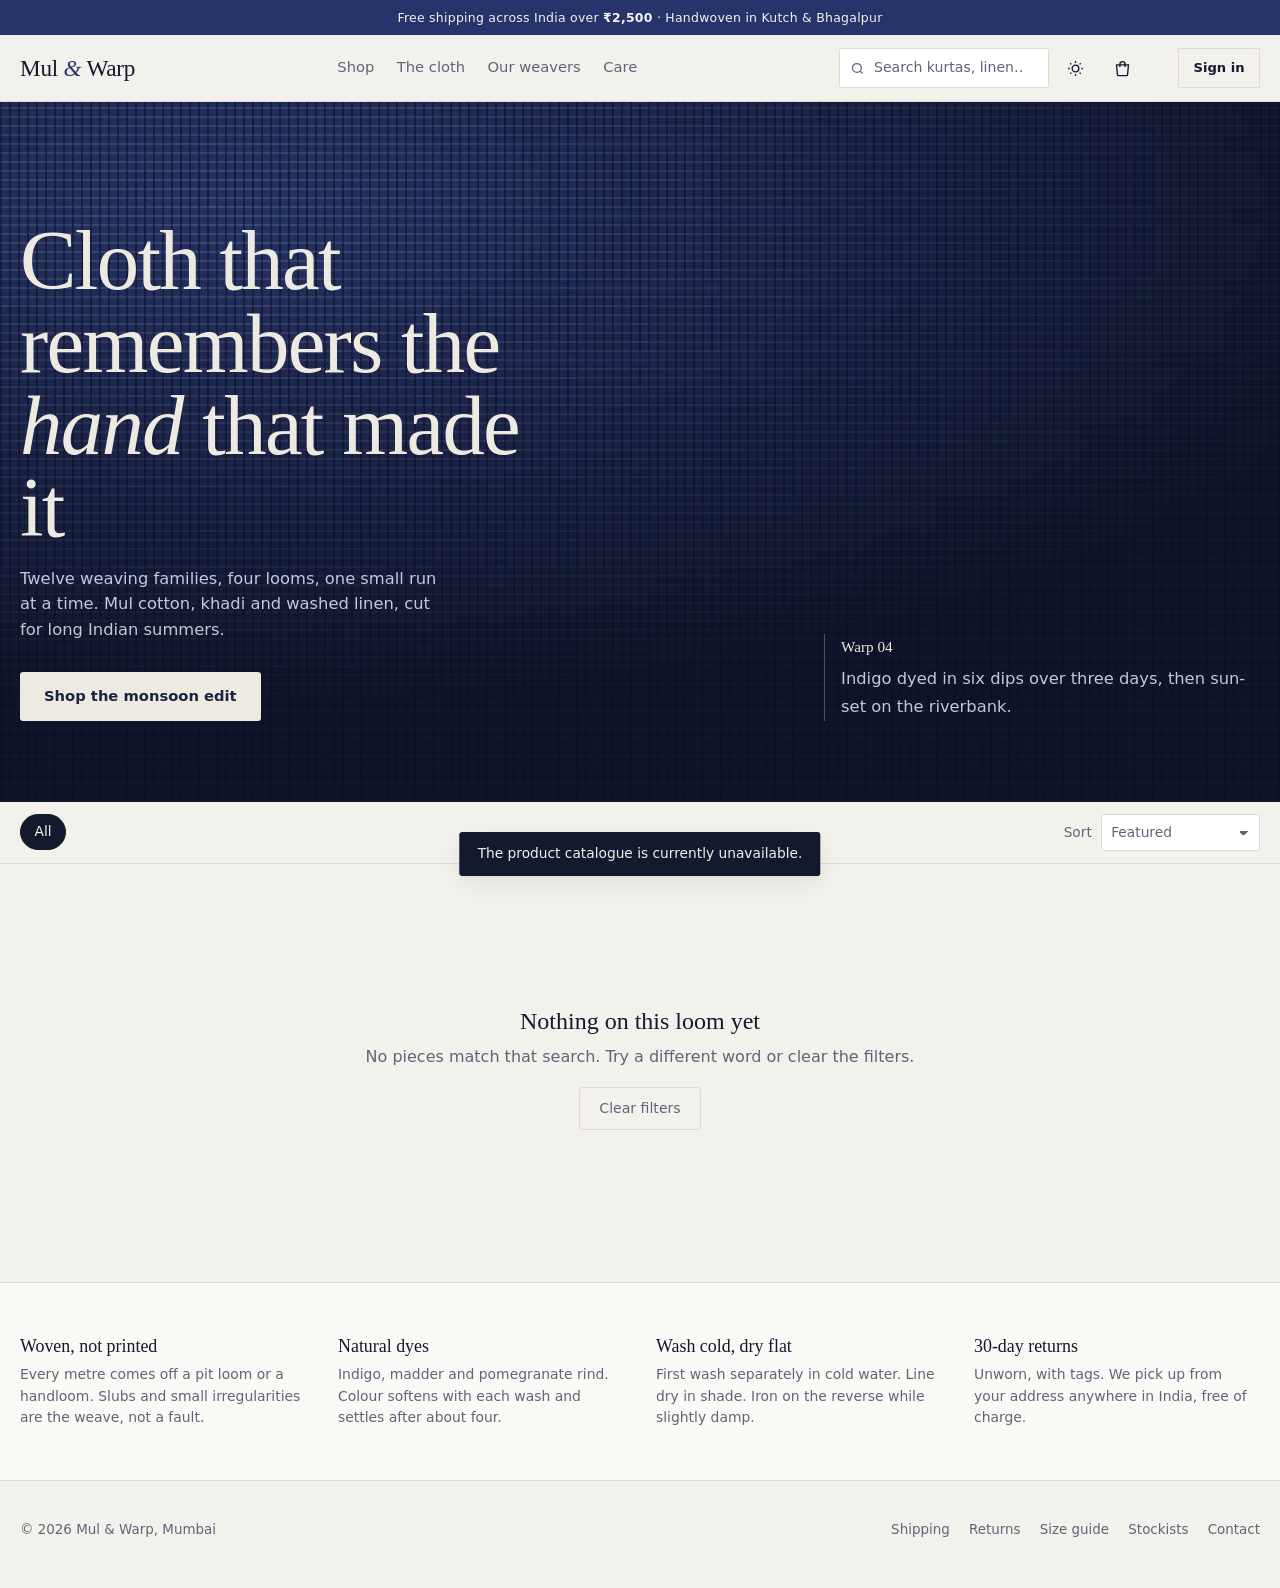
<file: ecommerce-frontend/index.html>
<!DOCTYPE html>
<html lang="en">
<head>
<meta charset="utf-8">
<meta name="viewport" content="width=device-width, initial-scale=1, viewport-fit=cover">
<title>Mul &amp; Warp — handloom clothing</title>
<meta name="description" content="Handwoven cotton, khadi and linen clothing. Cut small, dyed slow.">
<meta http-equiv="Content-Security-Policy" content="default-src 'self'; script-src 'self'; style-src 'self' 'unsafe-inline' https://fonts.googleapis.com; font-src 'self' https://fonts.gstatic.com; img-src 'self' data: https: http://localhost:8080; connect-src 'self' http://localhost:8080; object-src 'none'; base-uri 'self'; form-action 'self'">
<meta name="referrer" content="no-referrer">
<link rel="preconnect" href="https://fonts.googleapis.com">
<link rel="preconnect" href="https://fonts.gstatic.com" crossorigin>
<link rel="stylesheet" href="https://fonts.googleapis.com/css2?family=Karla:wght@400;500;600&family=Newsreader:opsz,wght@6..72,300;6..72,400;6..72,500&display=swap">
<link rel="stylesheet" href="styles.css">
</head>
<body>
<a class="skip" href="#shop">Skip to products</a>

<div class="ticker">Free shipping across India over <b>₹2,500</b> · Handwoven in Kutch &amp; Bhagalpur</div>

<header class="head">
  <div class="wrap head-in">
    <a href="#" class="mark">Mul <span>&amp;</span> Warp</a>
    <nav class="nav" aria-label="Primary">
      <a href="#shop">Shop</a><a href="#cloth">The cloth</a><a href="#cloth">Our weavers</a><a href="#cloth">Care</a>
    </nav>
    <div class="tools">
      <div class="search">
        <svg viewBox="0 0 24 24" fill="none" stroke="currentColor" stroke-width="2"><circle cx="11" cy="11" r="7"/><path d="m20 20-3.5-3.5"/></svg>
        <input id="q" type="search" placeholder="Search kurtas, linen…" aria-label="Search products" autocomplete="off">
      </div>
      <button class="icon-btn" id="themeBtn" aria-label="Switch colour theme">
        <svg viewBox="0 0 24 24" fill="none" stroke="currentColor" stroke-width="1.7"><circle cx="12" cy="12" r="4.2"/><path d="M12 2.6v2M12 19.4v2M21.4 12h-2M4.6 12h-2M18.6 5.4l-1.4 1.4M6.8 17.2l-1.4 1.4M18.6 18.6l-1.4-1.4M6.8 6.8 5.4 5.4"/></svg>
      </button>
      <button class="icon-btn" id="bagBtn" aria-label="Open bag" aria-haspopup="dialog">
        <svg viewBox="0 0 24 24" fill="none" stroke="currentColor" stroke-width="1.7"><path d="M4.5 7.5h15l-1.1 12.2a1.5 1.5 0 0 1-1.5 1.3H7.1a1.5 1.5 0 0 1-1.5-1.3Z"/><path d="M8.7 10V6.6a3.3 3.3 0 0 1 6.6 0V10"/></svg>
        <span class="pip" id="pip">0</span>
      </button>
    </div>
  </div>
</header>

<section class="hero">
  <div class="wrap hero-in">
    <div class="reveal">
      <h1>Cloth that remembers the <em>hand</em> that made it</h1>
      <p>Twelve weaving families, four looms, one small run at a time. Mul cotton, khadi and washed linen, cut for long Indian summers.</p>
      <a class="hero-cta" href="#shop">Shop the monsoon edit</a>
    </div>
    <p class="hero-note reveal"><b>Warp 04</b>Indigo dyed in six dips over three days, then sun-set on the riverbank.</p>
  </div>
</section>

<!-- garment line-art sprite, reused via <use> -->
<svg width="0" height="0" style="position:absolute" aria-hidden="true" focusable="false">
<defs>
  <g id="g-shirt" fill="none" stroke="currentColor" stroke-width="1.6" stroke-linejoin="round">
    <path d="M50 22 36 26 22 32 16 56 30 62 30 104 70 104 70 62 84 56 78 32 64 26Z"/>
    <path d="M36 26 50 38 64 26M50 38v66M30 62v42M70 62v42"/>
    <path d="M44 52h1M44 68h1M44 84h1" stroke-linecap="round"/>
  </g>
  <g id="g-kurta" fill="none" stroke="currentColor" stroke-width="1.6" stroke-linejoin="round">
    <path d="M50 20 38 24 23 31 18 54 30 59 30 112 70 112 70 59 82 54 77 31 62 24Z"/>
    <path d="M39 24v9h22v-9M50 33v28M30 96h9M61 96h9"/>
  </g>
  <g id="g-trouser" fill="none" stroke="currentColor" stroke-width="1.6" stroke-linejoin="round">
    <path d="M28 22h44l-2 46-4 44H52l-2-48-2 48H34l-4-44Z"/>
    <path d="M28 31h44M50 31v37"/>
  </g>
  <g id="g-dress" fill="none" stroke="currentColor" stroke-width="1.6" stroke-linejoin="round">
    <path d="M50 20 38 25 26 31 21 52 32 57 27 112h46l-5-55 11-5-5-21-12-6Z"/>
    <path d="M38 25c5 8 19 8 24 0M31 60h38M33 82h34"/>
  </g>
  <g id="g-scarf" fill="none" stroke="currentColor" stroke-width="1.6" stroke-linejoin="round">
    <path d="M24 28h52v62H24Z"/><path d="M31 35h38v48H31Z"/>
    <path d="M28 90v6M36 90v6M44 90v6M52 90v6M60 90v6M68 90v6" stroke-linecap="round"/>
  </g>
</defs>
</svg>

<main id="shop">
  <div class="shopbar">
    <div class="wrap shopbar-in">
      <div class="chips" id="chips" role="group" aria-label="Filter by category"></div>
      <div class="sortwrap">
        <label for="sort">Sort</label>
        <select id="sort">
          <option value="feat">Featured</option>
          <option value="new">Newest</option>
          <option value="lo">Price, low to high</option>
          <option value="hi">Price, high to low</option>
        </select>
      </div>
    </div>
  </div>

  <div class="wrap">
    <p class="count" id="count" aria-live="polite"></p>
    <div class="grid" id="grid"></div>
  </div>

  <section class="strip" id="cloth">
    <div class="wrap strip-in">
      <div><h3>Woven, not printed</h3><p>Every metre comes off a pit loom or a handloom. Slubs and small irregularities are the weave, not a fault.</p></div>
      <div><h3>Natural dyes</h3><p>Indigo, madder and pomegranate rind. Colour softens with each wash and settles after about four.</p></div>
      <div><h3>Wash cold, dry flat</h3><p>First wash separately in cold water. Line dry in shade. Iron on the reverse while slightly damp.</p></div>
      <div><h3>30-day returns</h3><p>Unworn, with tags. We pick up from your address anywhere in India, free of charge.</p></div>
    </div>
  </section>
</main>

<footer>
  <div class="wrap foot-in">
    <span>© 2026 Mul &amp; Warp, Mumbai</span>
    <nav class="foot-links" aria-label="Footer">
      <a href="#shop">Shipping</a><a href="#shop">Returns</a><a href="#shop">Size guide</a><a href="#shop">Stockists</a><a href="#shop">Contact</a>
    </nav>
  </div>
</footer>

<div class="scrim" id="scrim" hidden></div>
<aside class="bag" id="bag" role="dialog" aria-modal="true" aria-label="Your bag" aria-hidden="true">
  <div class="bag-head">
    <h2>Your bag</h2>
    <button class="icon-btn" id="closeBag" aria-label="Close bag">
      <svg viewBox="0 0 24 24" fill="none" stroke="currentColor" stroke-width="1.8"><path d="m6 6 12 12M18 6 6 18"/></svg>
    </button>
  </div>
  <div id="bagBody" style="display:contents"></div>
</aside>

<div class="toast" id="toast" role="status" aria-live="polite"></div>

<script src="app.js?v=20261010-size-stock2"></script>
<script src="account.js"></script>
</body>
</html>
</file>
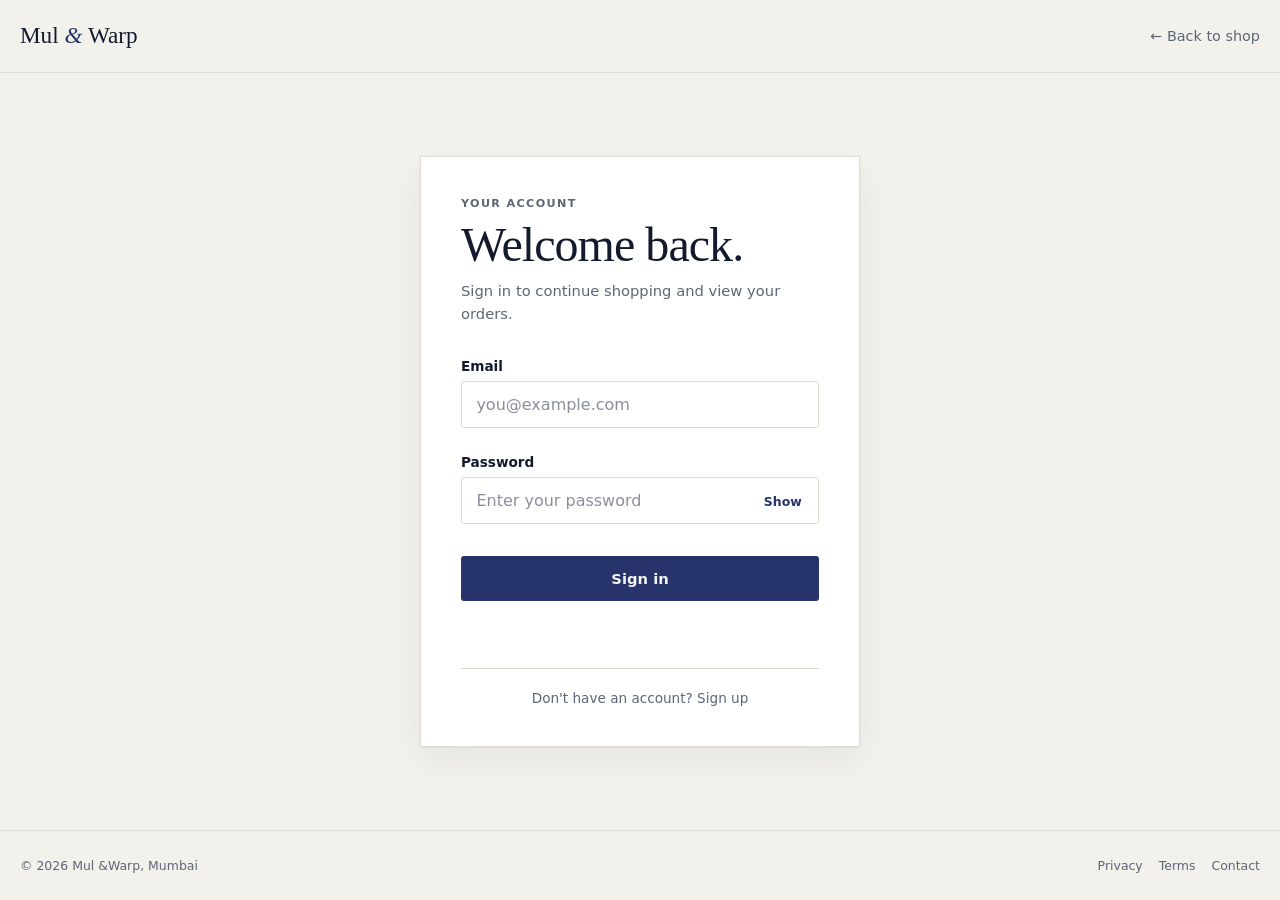
<file: ecommerce-frontend/address.html>
<!DOCTYPE html>
<html lang="en">
<head>
    <meta charset="UTF-8">
    <meta name="viewport" content="width=device-width, initial-scale=1.0">
    <meta http-equiv="Content-Security-Policy" content="default-src 'self'; script-src 'self'; style-src 'self' 'unsafe-inline' https://fonts.googleapis.com; font-src 'self' https://fonts.gstatic.com; connect-src 'self' http://localhost:8080; object-src 'none'; base-uri 'self'; form-action 'self'">
    <meta name="referrer" content="no-referrer">
    <title>Delivery address — Mul &amp; Warp</title>
    <link rel="preconnect" href="https://fonts.googleapis.com">
    <link rel="preconnect" href="https://fonts.gstatic.com" crossorigin>
    <link href="https://fonts.googleapis.com/css2?family=Karla:wght@400;500;600&family=Newsreader:opsz,wght@6..72,300;6..72,400;6..72,500&display=swap" rel="stylesheet">
    <link rel="stylesheet" href="auth.css">
    <link rel="stylesheet" href="address.css">
</head>
<body>
<header class="head">
    <div class="wrap head-in">
        <a href="index.html" class="mark">Mul <span>&amp;</span> Warp</a>
        <a id="addressBack" class="back-link" href="index.html">Back to shop</a>
    </div>
</header>

<main class="address-page wrap">
    <nav class="checkout-progress" aria-label="Checkout progress">
        <span class="progress-step complete"><span>1</span> Bag</span>
        <i aria-hidden="true"></i>
        <span class="progress-step current" aria-current="step"><span>2</span> Delivery</span>
        <i aria-hidden="true"></i>
        <span class="progress-step"><span>3</span> Payment</span>
    </nav>

    <div class="address-layout">
        <section class="address-panel">
            <div class="address-heading">
                <span class="eyebrow">DELIVERY DETAILS</span>
                <h1>Where should we send it?</h1>
                <p>Your address is saved securely to your account for next time.</p>
            </div>

            <div id="addressNotice" class="address-notice" role="status" aria-live="polite" hidden></div>

            <form id="deliveryAddressForm" novalidate>
                <fieldset class="address-group">
                    <legend>Contact</legend>
                    <div class="address-fields">
                        <label class="address-field address-field-wide" for="recipientName">
                            <span>Full name</span>
                            <input id="recipientName" name="name" autocomplete="name" maxlength="100" placeholder="Name for the delivery" required>
                            <small class="field-error" data-error-for="name"></small>
                        </label>
                        <label class="address-field address-field-wide" for="recipientPhone">
                            <span>Mobile number</span>
                            <div class="phone-input">
                                <span aria-hidden="true">+91</span>
                                <input id="recipientPhone" name="phone" type="tel" inputmode="numeric" autocomplete="tel-national" pattern="[6-9][0-9]{9}" maxlength="10" placeholder="10-digit mobile number" aria-describedby="phoneHint" required>
                            </div>
                            <small id="phoneHint" class="field-hint">Used by the courier to coordinate delivery.</small>
                            <small class="field-error" data-error-for="phone"></small>
                        </label>
                    </div>
                </fieldset>

                <fieldset class="address-group">
                    <legend>Address</legend>
                    <div class="address-fields">
                        <label class="address-field address-field-wide" for="streetAddress">
                            <span>House / flat, street, area</span>
                            <input id="streetAddress" name="addressLine" autocomplete="street-address" maxlength="200" placeholder="House number, street and neighbourhood" required>
                            <small class="field-error" data-error-for="addressLine"></small>
                        </label>
                        <label class="address-field" for="city">
                            <span>City</span>
                            <input id="city" name="city" autocomplete="address-level2" maxlength="80" placeholder="e.g. Mumbai" required>
                            <small class="field-error" data-error-for="city"></small>
                        </label>
                        <label class="address-field" for="state">
                            <span>State</span>
                            <input id="state" name="state" autocomplete="address-level1" maxlength="80" placeholder="e.g. Maharashtra" required>
                            <small class="field-error" data-error-for="state"></small>
                        </label>
                        <label class="address-field address-field-wide" for="postalCode">
                            <span>PIN code</span>
                            <input id="postalCode" name="postalCode" inputmode="numeric" autocomplete="postal-code" pattern="[1-9][0-9]{5}" maxlength="6" placeholder="6-digit PIN code" required>
                            <small class="field-error" data-error-for="postalCode"></small>
                        </label>
                    </div>
                </fieldset>

                <div class="address-actions">
                    <button id="saveAddress" class="submit-btn" type="submit">
                        <span>Save address and continue</span>
                        <span aria-hidden="true">→</span>
                    </button>
                    <p>Payment is still due only when your order arrives.</p>
                </div>
            </form>
        </section>

        <aside class="delivery-aside">
            <div class="aside-mark" aria-hidden="true">
                <svg viewBox="0 0 48 48" fill="none" stroke="currentColor" stroke-width="1.4">
                    <path d="M24 5 7 14v20l17 9 17-9V14L24 5Z"/>
                    <path d="m7 14 17 10 17-10M24 24v19M16 10l17 10M32 10 15 20"/>
                    <circle cx="24" cy="24" r="4"/>
                </svg>
            </div>
            <span class="aside-kicker">MADE WITH CARE</span>
            <h2>A thoughtful parcel, all the way to your door.</h2>
            <p>We use your address only to prepare and deliver your order.</p>
            <div class="aside-divider"></div>
            <div class="payment-note">
                <span class="payment-icon" aria-hidden="true">
                    <svg viewBox="0 0 24 24" fill="none" stroke="currentColor" stroke-width="1.6">
                        <rect x="3" y="5" width="18" height="14" rx="2"/>
                        <path d="M3 10h18M7 15h3"/>
                    </svg>
                </span>
                <div><strong>Cash on Delivery</strong><span>Prepaid payments are coming soon.</span></div>
            </div>
        </aside>
    </div>
</main>

<footer>
    <div class="wrap foot-in">
        <span>© 2026 Mul &amp; Warp, Mumbai</span>
        <nav class="foot-links" aria-label="Footer"><a href="profile.html">Your profile</a></nav>
    </div>
</footer>

<script src="account.js"></script>
<script src="address.js"></script>
</body>
</html>
</file>
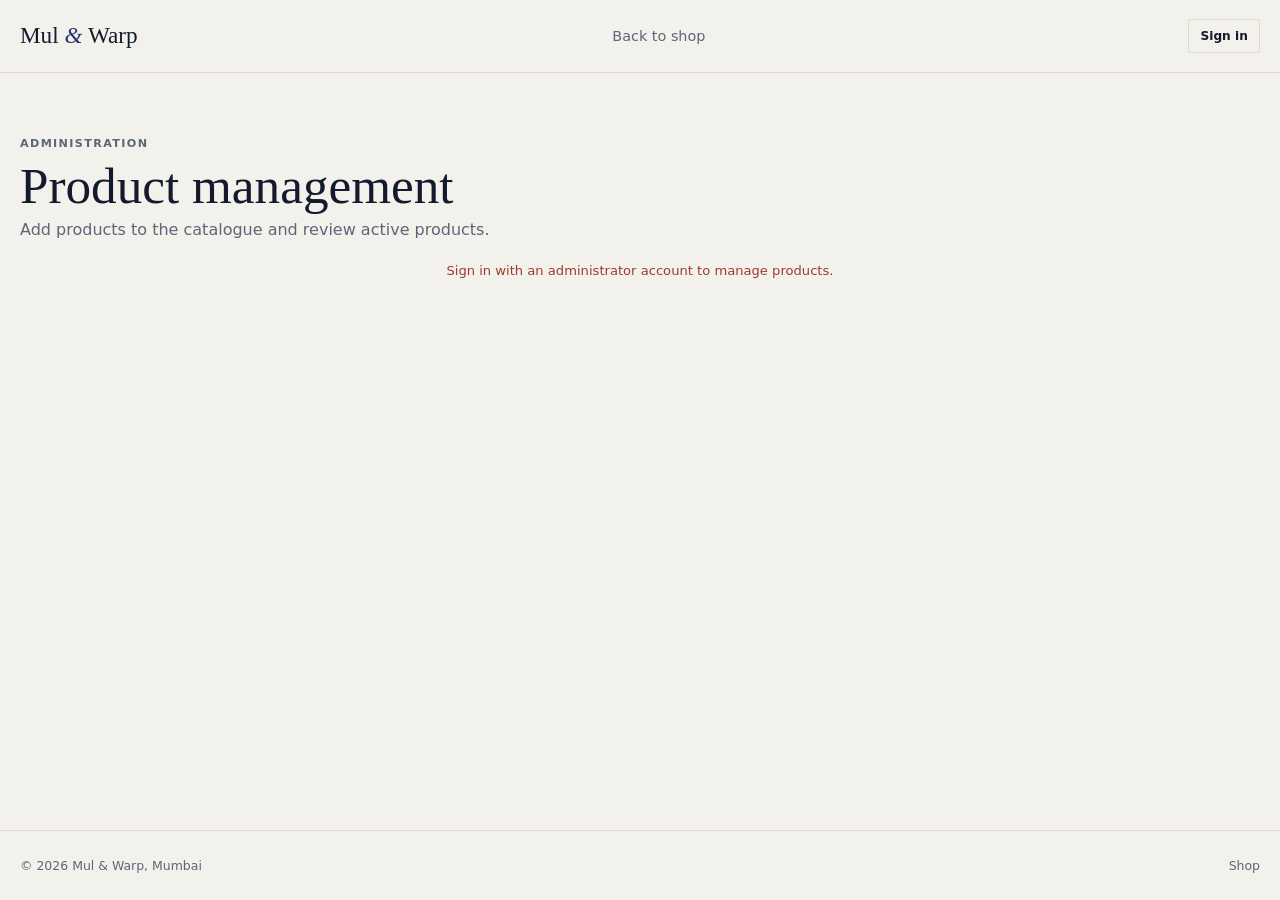
<file: ecommerce-frontend/admin.html>
<!DOCTYPE html>
<html lang="en">
<head>
    <meta charset="UTF-8">
    <meta name="viewport" content="width=device-width, initial-scale=1.0">
    <meta http-equiv="Content-Security-Policy" content="default-src 'self'; script-src 'self'; style-src 'self' 'unsafe-inline' https://fonts.googleapis.com; font-src 'self' https://fonts.gstatic.com; img-src 'self' data: https: http://localhost:8080; connect-src 'self' http://localhost:8080; object-src 'none'; base-uri 'self'; form-action 'self'">
    <meta name="referrer" content="no-referrer">
    <title>Product management — Mul &amp; Warp</title>
    <link rel="preconnect" href="https://fonts.googleapis.com">
    <link rel="preconnect" href="https://fonts.gstatic.com" crossorigin>
    <link href="https://fonts.googleapis.com/css2?family=Karla:wght@400;500;600&family=Newsreader:opsz,wght@6..72,300;6..72,400;6..72,500&display=swap" rel="stylesheet">
    <link rel="stylesheet" href="auth.css">
    <link rel="stylesheet" href="admin.css">
</head>
<body>
<header class="head">
    <div class="wrap head-in">
        <a href="index.html" class="mark">Mul <span>&amp;</span> Warp</a>
        <a href="index.html" class="back-link">Back to shop</a>
    </div>
</header>

<main class="admin-page wrap">
    <div class="admin-heading">
        <span class="eyebrow">ADMINISTRATION</span>
        <h1>Product management</h1>
        <p>Add products to the catalogue and review active products.</p>
    </div>

    <p id="accessMessage" class="form-message error" role="status" aria-live="polite">
        Checking administrator access…
    </p>

    <div id="adminWorkspace" class="admin-workspace" hidden>
        <section class="admin-card" aria-labelledby="addProductHeading">
            <h2 id="addProductHeading">Add a product</h2>
            <form id="productForm" class="admin-form" enctype="multipart/form-data">
                <div class="admin-fields">
                    <div class="field">
                        <label for="name">Product name</label>
                        <input id="name" name="name" type="text" maxlength="255" required>
                    </div>
                    <div class="field">
                        <label for="category">Category</label>
                        <input id="category" name="category" type="text" maxlength="100" required>
                    </div>
                    <div class="field field-wide">
                        <label for="description">Description</label>
                        <textarea id="description" name="description" rows="4" maxlength="2000"></textarea>
                    </div>
                    <div class="field">
                        <label for="price">Price (INR)</label>
                        <input id="price" name="price" type="number" min="0.01" step="0.01" required>
                    </div>
                    <div class="field">
                        <label for="stock">Stock / quantity</label>
                        <input id="stock" name="stock" type="number" min="0" step="1" required>
                    </div>
                    <div class="field">
                        <label for="color">Color</label>
                        <input id="color" name="color" type="text" maxlength="100">
                    </div>
                    <div class="field">
                        <label for="image">Product image</label>
                        <input id="image" name="image" type="file" accept="image/jpeg,image/png">
                        <small class="field-hint">JPEG or PNG; up to 5 MB.</small>
                    </div>
                </div>
                <p id="formMessage" class="form-message" role="status" aria-live="polite"></p>
                <button id="submitProduct" class="submit-btn" type="submit">Add product</button>
                <button id="cancelEdit" class="secondary-btn" type="button" hidden>Cancel edit</button>
            </form>
        </section>

        <section class="admin-card" aria-labelledby="productListHeading">
            <div class="list-heading">
                <div>
                    <h2 id="productListHeading">Active products</h2>
                    <p id="productCount" class="field-hint"></p>
                </div>
                <button id="refreshProducts" class="secondary-btn" type="button">Refresh list</button>
            </div>
            <p id="listMessage" class="form-message" role="status" aria-live="polite"></p>
            <div id="productList" class="product-list"></div>
        </section>

        <section class="admin-card" aria-labelledby="ordersHeading">
            <div class="list-heading">
                <div>
                    <h2 id="ordersHeading">Orders</h2>
                    <p class="field-hint">Review orders and update their status.</p>
                </div>
                <div class="list-actions">
                    <label class="field-hint" for="orderStatusFilter">Filter</label>
                    <select id="orderStatusFilter" class="status-filter">
                        <option value="">All statuses</option>
                        <option value="PLACED">Placed</option>
                        <option value="SHIPPED">Shipped</option>
                        <option value="DELIVERED">Delivered</option>
                        <option value="CANCELLED">Cancelled</option>
                    </select>
                    <button id="refreshOrders" class="secondary-btn" type="button">Refresh orders</button>
                </div>
            </div>
            <p id="ordersMessage" class="form-message" role="status" aria-live="polite"></p>
            <div id="adminOrdersList" class="admin-orders-list"></div>
        </section>
    </div>
</main>

<footer>
    <div class="wrap foot-in">
        <span>© 2026 Mul &amp; Warp, Mumbai</span>
        <nav class="foot-links" aria-label="Footer"><a href="index.html">Shop</a></nav>
    </div>
</footer>

<script src="account.js"></script>
<script src="admin.js?v=20261010-size-stock1"></script>
</body>
</html>
</file>
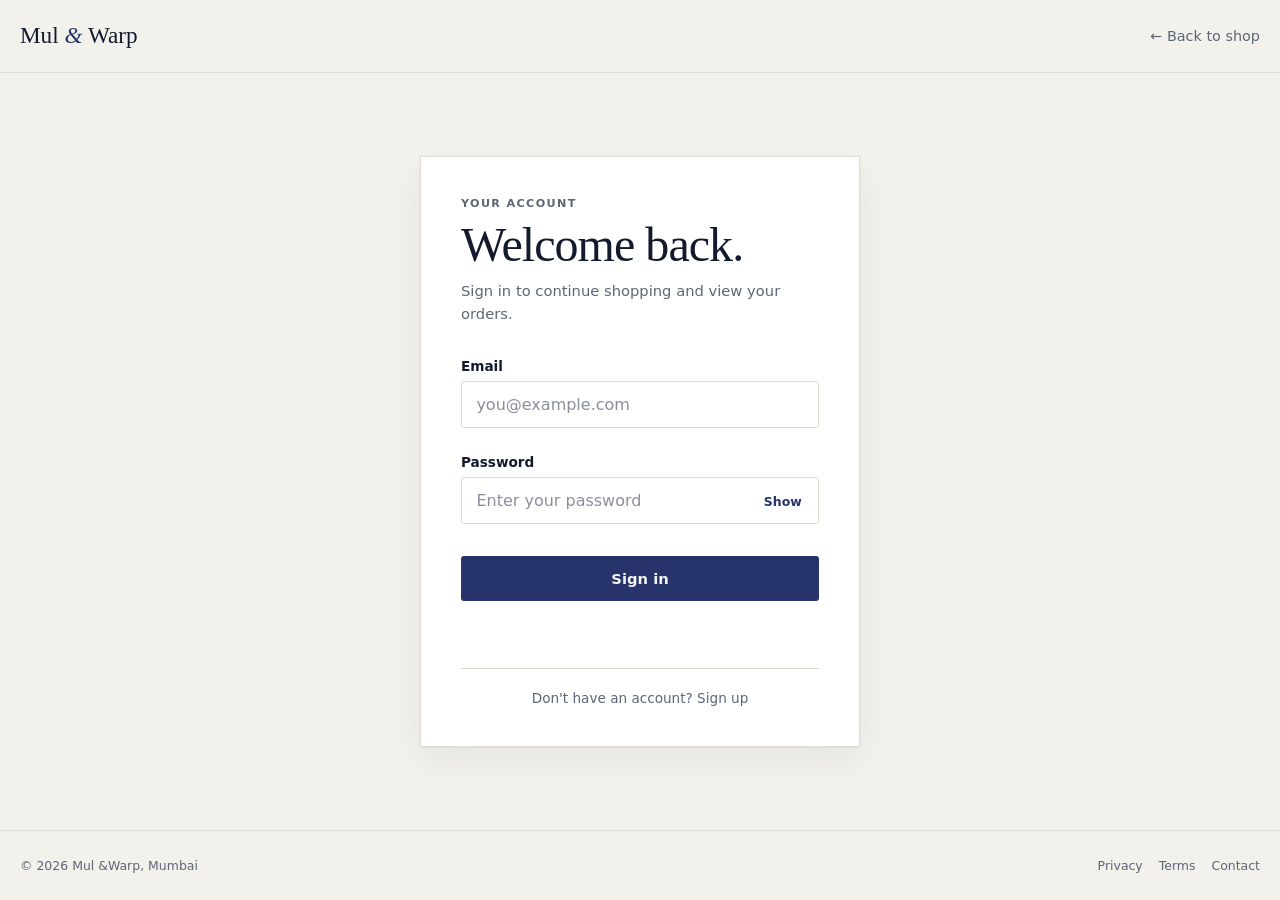
<file: ecommerce-frontend/auth.html>
<!DOCTYPE html>

<html lang="en">
<head>
    <meta charset="UTF-8">
    <meta name="viewport" content="width=device-width, initial-scale=1.0">
    <meta http-equiv="Content-Security-Policy" content="default-src 'self'; script-src 'self'; style-src 'self' 'unsafe-inline' https://fonts.googleapis.com; font-src 'self' https://fonts.gstatic.com; img-src 'self' data: https: http://localhost:8080; connect-src 'self' http://localhost:8080; object-src 'none'; base-uri 'self'; form-action 'self'">
    <meta name="referrer" content="no-referrer">

<title>Mul &amp Warp — Account</title>

<link rel="preconnect" href="https://fonts.googleapis.com">
<link rel="preconnect" href="https://fonts.gstatic.com" crossorigin>

<link
    href="https://fonts.googleapis.com/css2?family=Karla:wght@400;500;600&family=Newsreader:opsz,wght@6..72,300;6..72,400;6..72,500&display=swap"
    rel="stylesheet"
>

<link rel="stylesheet" href="auth.css">

</head>

<body>

<header class="head">
    <div class="wrap head-in">

    <a href="index.html" class="mark">
        Mul <span>&amp</span> Warp
    </a>

    <a href="index.html" class="back-link">
        ← Back to shop
    </a>

</div>

</header>

<main class="auth-page">

<section class="auth-card">

    <div class="auth-intro">

        <span class="eyebrow">YOUR ACCOUNT</span>

        <h1 id="formTitle">Welcome back.</h1>

        <p id="formDescription">
            Sign in to continue shopping and view your orders.
        </p>

    </div>


    <!-- LOGIN FORM -->

    <form id="loginForm" class="auth-form">

        <div class="field">

            <label for="loginEmail">
                Email
            </label>

            <input
                type="email"
                id="loginEmail"
                placeholder="you@example.com"
                autocomplete="email"
                required
            >

            <small
                class="field-error"
                id="loginEmailError">
            </small>

        </div>


        <div class="field">

            <label for="loginPassword">
                Password
            </label>

            <div class="password-wrap">

                <input
                    type="password"
                    id="loginPassword"
                    placeholder="Enter your password"
                    autocomplete="current-password"
                    required
                >

                <button
                    type="button"
                    class="show-password"
                    data-target="loginPassword">
                    Show
                </button>

            </div>

            <small
                class="field-error"
                id="loginPasswordError">
            </small>

        </div>


        <button
            type="submit"
            class="submit-btn">
            Sign in
        </button>

        <p
            class="form-message"
            id="loginMessage">
        </p>

    </form>


    <!-- REGISTER FORM -->

    <form
        id="registerForm"
        class="auth-form hidden">

        <div class="field">

            <label for="registerName">
                Full name
            </label>

            <input
                type="text"
                id="registerName"
                placeholder="Your name"
                autocomplete="name"
                required
            >

            <small
                class="field-error"
                id="registerNameError">
            </small>

        </div>


        <div class="field">

            <label for="registerEmail">
                Email
            </label>

            <input
                type="email"
                id="registerEmail"
                placeholder="you@example.com"
                autocomplete="email"
                required
            >

            <small
                class="field-error"
                id="registerEmailError">
            </small>

        </div>


        <div class="field">

            <label for="registerPassword">
                Password
            </label>

            <div class="password-wrap">

                <input
                    type="password"
                    id="registerPassword"
                    placeholder="Create a password"
                    autocomplete="new-password"
                    minlength="12"
                    maxlength="72"
                    required
                >

                <button
                    type="button"
                    class="show-password"
                    data-target="registerPassword">
                    Show
                </button>

            </div>

            <small
                class="field-error"
                id="registerPasswordError">
            </small>

        </div>


        <button
            type="submit"
            class="submit-btn">
            Sign up
        </button>

        <p
            class="form-message"
            id="registerMessage">
        </p>

    </form>


    <!-- LOGIN / SIGN UP LINK -->

    <div class="switch">

        <span id="switchText">
            Don't have an account?
        </span>

        <a
            href="#register"
            id="switchLink">
            Sign up
        </a>

    </div>

</section>


</main>

<footer>


<div class="wrap foot-in">

    <span>
        © 2026 Mul &ampWarp, Mumbai
    </span>

    <nav class="foot-links">

        <a href="#">
            Privacy
        </a>

        <a href="#">
            Terms
        </a>

        <a href="#">
            Contact
        </a>

    </nav>

</div>

</footer>

<script src="auth.js"></script>

</body>
</html>
</file>
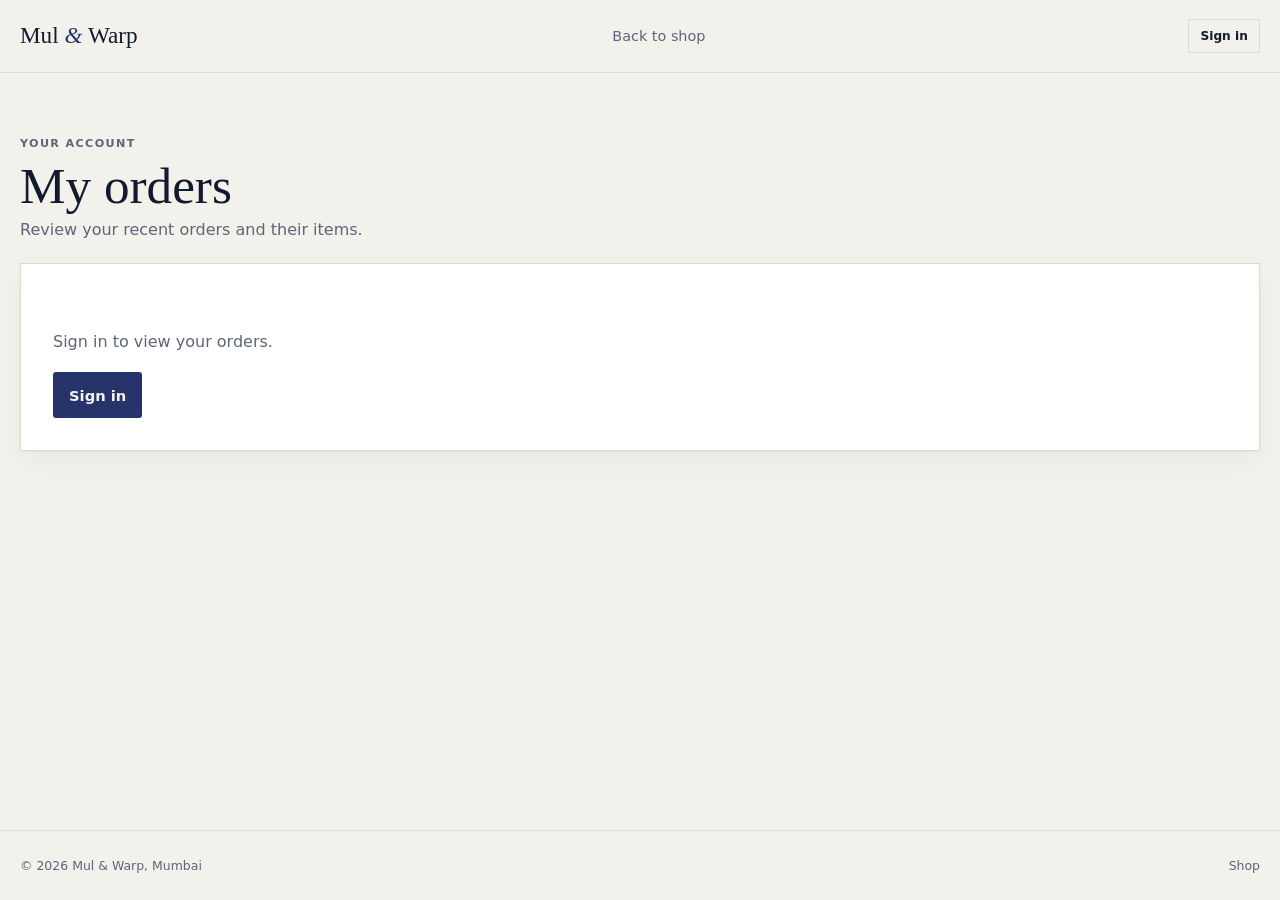
<file: ecommerce-frontend/orders.html>
<!DOCTYPE html>
<html lang="en">
<head>
    <meta charset="UTF-8">
    <meta name="viewport" content="width=device-width, initial-scale=1.0">
    <meta http-equiv="Content-Security-Policy" content="default-src 'self'; script-src 'self'; style-src 'self' 'unsafe-inline' https://fonts.googleapis.com; font-src 'self' https://fonts.gstatic.com; img-src 'self' data: https: http://localhost:8080; connect-src 'self' http://localhost:8080; object-src 'none'; base-uri 'self'; form-action 'self'">
    <meta name="referrer" content="no-referrer">
    <title>My orders — Mul &amp; Warp</title>
    <link rel="preconnect" href="https://fonts.googleapis.com">
    <link rel="preconnect" href="https://fonts.gstatic.com" crossorigin>
    <link href="https://fonts.googleapis.com/css2?family=Karla:wght@400;500;600&family=Newsreader:opsz,wght@6..72,300;6..72,400;6..72,500&display=swap" rel="stylesheet">
    <link rel="stylesheet" href="auth.css">
    <link rel="stylesheet" href="orders.css">
</head>
<body>
<header class="head">
    <div class="wrap head-in">
        <a href="index.html" class="mark">Mul <span>&amp;</span> Warp</a>
        <a href="index.html" class="back-link">Back to shop</a>
    </div>
</header>

<main class="orders-page wrap">
    <div class="orders-heading">
        <span class="eyebrow">YOUR ACCOUNT</span>
        <h1>My orders</h1>
        <p>Review your recent orders and their items.</p>
    </div>
    <section class="orders-card" aria-live="polite">
        <p id="ordersMessage" class="form-message">Loading your orders…</p>
        <div id="signInPrompt" class="sign-in-prompt" hidden>
            <p>Sign in to view your orders.</p>
            <a class="submit-btn" href="auth.html">Sign in</a>
        </div>
        <button id="retryOrders" class="secondary-btn" type="button" hidden>Try again</button>
        <div id="ordersList" class="orders-list"></div>
    </section>
</main>

<footer>
    <div class="wrap foot-in">
        <span>© 2026 Mul &amp; Warp, Mumbai</span>
        <nav class="foot-links" aria-label="Footer"><a href="index.html">Shop</a></nav>
    </div>
</footer>

<script src="account.js"></script>
<script src="orders.js?v=20261010-size-stock1"></script>
</body>
</html>
</file>
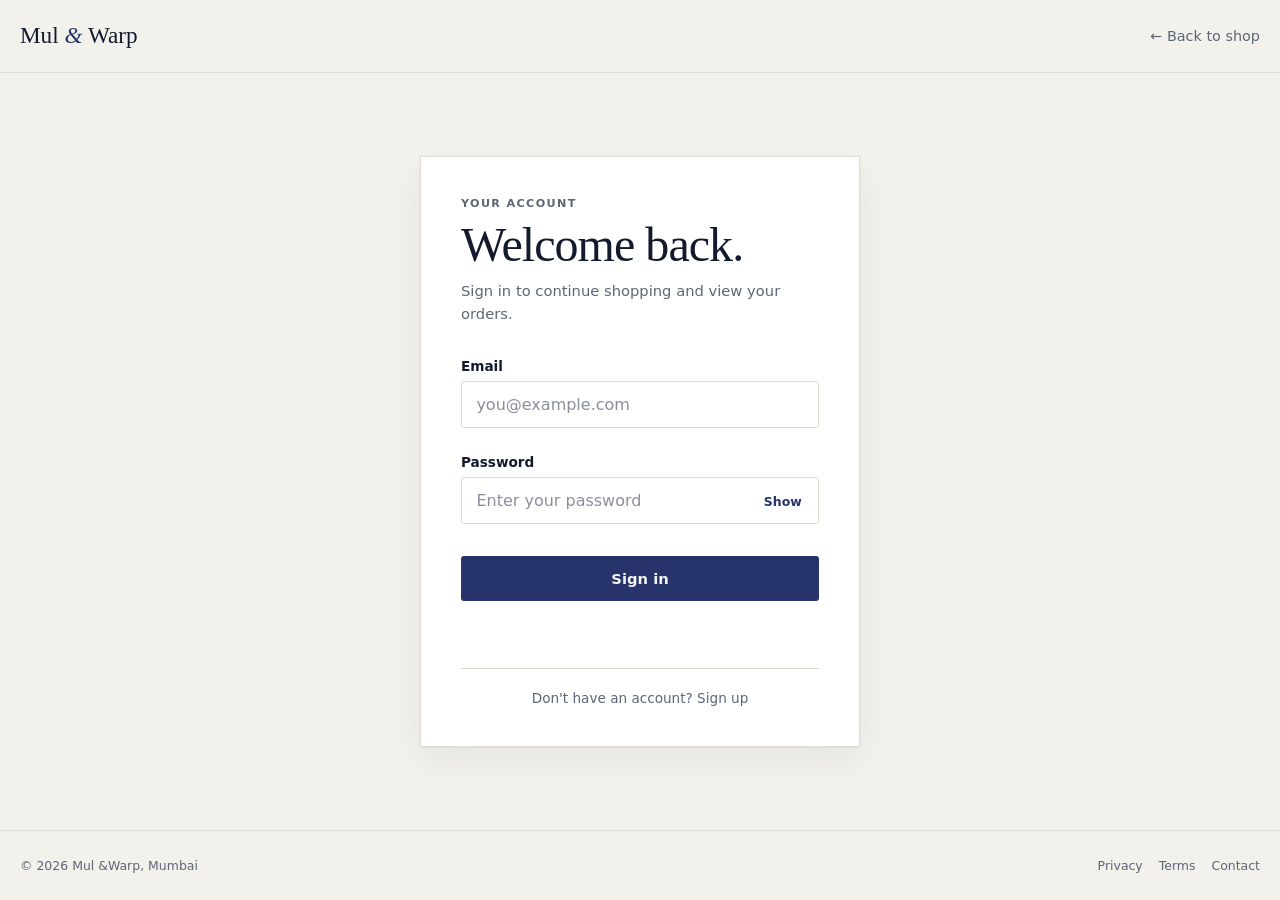
<file: ecommerce-frontend/profile.html>
<!DOCTYPE html>
<html lang="en">
<head>
    <meta charset="UTF-8">
    <meta name="viewport" content="width=device-width, initial-scale=1.0">
    <meta http-equiv="Content-Security-Policy" content="default-src 'self'; script-src 'self'; style-src 'self' 'unsafe-inline' https://fonts.googleapis.com; font-src 'self' https://fonts.gstatic.com; connect-src 'self' http://localhost:8080; object-src 'none'; base-uri 'self'; form-action 'self'">
    <meta name="referrer" content="no-referrer">
    <title>My profile — Mul &amp; Warp</title>
    <link rel="preconnect" href="https://fonts.googleapis.com">
    <link rel="preconnect" href="https://fonts.gstatic.com" crossorigin>
    <link href="https://fonts.googleapis.com/css2?family=Karla:wght@400;500;600&family=Newsreader:opsz,wght@6..72,300;6..72,400;6..72,500&display=swap" rel="stylesheet">
    <link rel="stylesheet" href="auth.css">
    <link rel="stylesheet" href="profile.css">
</head>
<body>
<header class="head">
    <div class="wrap head-in">
        <a href="index.html" class="mark">Mul <span>&amp;</span> Warp</a>
        <a href="index.html" class="back-link">Back to shop</a>
    </div>
</header>

<main class="profile-page wrap">
    <div class="profile-heading">
        <span class="eyebrow">YOUR ACCOUNT</span>
        <h1>My profile</h1>
        <p>Your account details and preferred delivery address, all in one place.</p>
    </div>
    <section class="profile-card" aria-live="polite">
        <p id="profileMessage" class="form-message">Loading your profile…</p>
        <div id="profileContent" class="profile-content" hidden>
            <section class="profile-identity">
                <span class="profile-kicker">ACCOUNT</span>
                <h2 id="profileName"></h2>
                <p id="profileEmail"></p>
            </section>
            <section class="profile-address">
                <div class="profile-section-heading">
                    <div>
                        <span class="profile-kicker">FOR A SMOOTHER CHECKOUT</span>
                        <h2>Delivery address</h2>
                    </div>
                    <span class="address-badge">Saved to your account</span>
                </div>
                <div id="addressSummary" class="address-summary" hidden>
                    <div class="address-icon" aria-hidden="true">
                        <svg viewBox="0 0 24 24" fill="none" stroke="currentColor" stroke-width="1.6">
                            <path d="M19 10c0 5-7 11-7 11S5 15 5 10a7 7 0 1 1 14 0Z"/>
                            <circle cx="12" cy="10" r="2.4"/>
                        </svg>
                    </div>
                    <div class="address-copy">
                        <strong id="addressRecipient"></strong>
                        <span id="addressPhone"></span>
                        <p id="addressLines"></p>
                    </div>
                    <a id="editAddress" class="address-edit" href="address.html?return=profile">Edit</a>
                </div>
                <div id="noAddress" class="address-empty" hidden>
                    <p>No delivery address saved yet. Add one now to make checkout quicker.</p>
                    <a class="address-add" href="address.html?return=profile">Add delivery address</a>
                </div>
            </section>
            <a class="orders-link" href="orders.html">View your orders <span aria-hidden="true">→</span></a>
        </div>
    </section>
</main>

<footer>
    <div class="wrap foot-in">
        <span>© 2026 Mul &amp; Warp, Mumbai</span>
        <nav class="foot-links" aria-label="Footer"><a href="orders.html">My orders</a></nav>
    </div>
</footer>

<script src="account.js"></script>
<script src="profile.js"></script>
</body>
</html>
</file>
<file: ecommerce-frontend/styles.css>
/* ---------- tokens ---------- */
:root{
  --paper:#F2F1EC; --surface:#FFFFFF; --surface-2:#FAF9F5;
  --ink:#141A2E; --muted:#5E6577; --line:#DEDBD2;
  --accent:#26346B; --accent-soft:#E7E9F2; --on-accent:#F4F3EE;
  --accent-text:#26346B; --madder:#9E3B2E;
  --shadow:0 1px 2px rgba(20,26,46,.05), 0 8px 28px rgba(20,26,46,.07);
  --r:3px;
  --step:clamp(1rem,.7rem + 1.1vw,1.35rem);
  box-sizing:border-box;
  padding-top:env(safe-area-inset-top,0px);
  padding-bottom:env(safe-area-inset-bottom,0px);
  color-scheme:light dark;
}
@media (prefers-color-scheme:dark){
  :root:not([data-theme="light"]){
    --paper:#0E1220; --surface:#161B2C; --surface-2:#1B2133;
    --ink:#E9E7E0; --muted:#98A0B6; --line:#272E45;
    --accent:#8095EA; --accent-soft:#1F2740; --on-accent:#0D1121;
    --accent-text:#A6B4F0; --madder:#D9785F;
    --shadow:0 1px 2px rgba(0,0,0,.4), 0 10px 30px rgba(0,0,0,.35);
  }
}
:root[data-theme="dark"]{
  --paper:#0E1220; --surface:#161B2C; --surface-2:#1B2133;
  --ink:#E9E7E0; --muted:#98A0B6; --line:#272E45;
  --accent:#8095EA; --accent-soft:#1F2740; --on-accent:#0D1121;
  --accent-text:#A6B4F0; --madder:#D9785F;
  --shadow:0 1px 2px rgba(0,0,0,.4), 0 10px 30px rgba(0,0,0,.35);
}
*,*::before,*::after{box-sizing:border-box}
html{-webkit-text-size-adjust:100%;scroll-behavior:smooth;scroll-padding-top:calc(72px + env(safe-area-inset-top,0px))}
@media (prefers-reduced-motion:reduce){
  html{scroll-behavior:auto}
  *,*::before,*::after{animation-duration:.001ms!important;transition-duration:.001ms!important}
}
body{
  margin:0;background:var(--paper);color:var(--ink);
  font:400 16px/1.55 Karla,ui-sans-serif,system-ui,"Segoe UI",sans-serif;
  -webkit-font-smoothing:antialiased;overflow-wrap:break-word;
}
img,svg{max-width:100%;display:block}
button,input,select{font:inherit;color:inherit}
button{background:none;border:0;cursor:pointer}
a{color:inherit;text-decoration:none}
:focus-visible{outline:2px solid var(--accent-text);outline-offset:3px;border-radius:2px}
.wrap{width:min(1240px,100% - 2.5rem);margin-inline:auto}
@media (max-width:600px){.wrap{width:min(1240px,100% - 1.6rem)}}
.sr{position:absolute;width:1px;height:1px;padding:0;margin:-1px;overflow:hidden;clip:rect(0 0 0 0);white-space:nowrap;border:0}
.skip{position:absolute;left:1rem;top:-4rem;z-index:80;background:var(--surface);padding:.7rem 1rem;border:1px solid var(--line);transition:top .18s}
.skip:focus{top:calc(.6rem + env(safe-area-inset-top,0px))}

/* ---------- top bar ---------- */
.ticker{background:var(--accent);color:var(--on-accent);font-size:.78rem;letter-spacing:.02em;text-align:center;padding:.5rem 1rem}
.ticker b{font-weight:600}

/* ---------- header ---------- */
.head{
  position:sticky;top:env(safe-area-inset-top,0px);z-index:40;
  background:color-mix(in srgb,var(--paper) 88%,transparent);
  backdrop-filter:blur(12px);-webkit-backdrop-filter:blur(12px);
  border-bottom:1px solid var(--line);
}
.head-in{display:flex;align-items:center;gap:1.25rem;height:66px}
.mark{font:400 1.45rem/1 Newsreader,Georgia,serif;letter-spacing:-.01em;white-space:nowrap}
.mark span{font-style:italic;color:var(--accent-text)}
.nav{display:flex;gap:1.4rem;margin-inline:auto;font-size:.92rem;color:var(--muted)}
.nav a{padding:.3rem 0;border-bottom:1px solid transparent;transition:color .15s,border-color .15s}
.nav a:hover{color:var(--ink);border-color:var(--ink)}
.tools{display:flex;align-items:center;gap:.4rem;margin-left:auto}
.nav + .tools{margin-left:0}
.search{position:relative;display:flex;align-items:center}
.search input{
  width:210px;padding:.5rem .7rem .5rem 2.1rem;background:var(--surface);
  border:1px solid var(--line);border-radius:var(--r);font-size:.88rem;transition:border-color .15s,width .2s;
}
.search input::placeholder{color:var(--muted)}
.search input:focus{border-color:var(--accent-text);outline:none}
.search svg{position:absolute;left:.65rem;width:15px;height:15px;color:var(--muted);pointer-events:none}
.icon-btn{position:relative;width:40px;height:40px;display:grid;place-items:center;border-radius:var(--r);transition:background .15s}
.icon-btn:hover{background:var(--accent-soft)}
.icon-btn svg{width:19px;height:19px}
.pip{
  position:absolute;top:4px;right:3px;min-width:17px;height:17px;padding:0 4px;
  background:var(--madder);color:#fff;border-radius:9px;
  font-size:.66rem;font-weight:600;display:grid;place-items:center;transform:scale(0);transition:transform .2s cubic-bezier(.2,1.4,.5,1)
}
.pip.on{transform:scale(1)}
@media (max-width:900px){.nav{display:none}.search input{width:150px}}
@media (max-width:520px){.search{display:none}}

/* ---------- hero: the cloth ---------- */
.hero{position:relative;isolation:isolate;overflow:hidden;background:#1A2340;color:#EDEAE1}
.hero::before{
  content:"";position:absolute;inset:0;z-index:-2;
  background-color:#26346B;
  background-image:
    repeating-linear-gradient(90deg,rgba(9,14,32,.55) 0 2px,transparent 2px 9px),
    repeating-linear-gradient(0deg,rgba(236,232,220,.16) 0 2px,transparent 2px 9px),
    repeating-linear-gradient(90deg,rgba(236,232,220,.07) 0 1px,transparent 1px 54px);
}
.hero::after{
  content:"";position:absolute;inset:0;z-index:-1;
  background:radial-gradient(120% 90% at 18% 15%,rgba(26,35,64,.12),rgba(11,15,32,.88) 78%);
}
.hero-in{padding:clamp(4.5rem,13vh,8rem) 0 clamp(3.5rem,9vh,6rem);display:grid;gap:2.6rem;grid-template-columns:minmax(0,1fr) auto;align-items:end}
.hero h1{
  font:300 clamp(2.6rem,7.2vw,5.3rem)/.97 Newsreader,Georgia,serif;
  letter-spacing:-.02em;margin:0 0 1.1rem;max-width:13ch;
}
.hero h1 em{font-style:italic}
.hero p{margin:0;max-width:42ch;color:#C6C8D8;font-size:1.02rem}
.hero-cta{display:inline-flex;align-items:center;gap:.6rem;margin-top:1.9rem;padding:.8rem 1.5rem;background:#EDEAE1;color:#1A2340;border-radius:var(--r);font-weight:600;font-size:.92rem;transition:transform .15s}
.hero-cta:hover{transform:translateY(-2px)}
.hero-note{font-size:.8rem;line-height:1.7;color:#A8AEC4;max-width:18ch;border-left:1px solid rgba(237,234,225,.28);padding-left:1rem}
.hero-note b{display:block;color:#EDEAE1;font-weight:500;font-size:.95rem;margin-bottom:.35rem;font-family:Newsreader,Georgia,serif}
@media (max-width:820px){.hero-in{grid-template-columns:1fr;gap:2rem}.hero-note{border-left:0;border-top:1px solid rgba(237,234,225,.28);padding:1rem 0 0;max-width:34ch}}
.reveal{opacity:0;transform:translateY(14px);animation:rise .7s cubic-bezier(.2,.7,.3,1) forwards}
.reveal:nth-child(2){animation-delay:.12s}
@keyframes rise{to{opacity:1;transform:none}}
@media (prefers-reduced-motion:reduce){.reveal{opacity:1;transform:none}}

/* ---------- filter rail ---------- */
.shopbar{position:sticky;top:calc(66px + env(safe-area-inset-top,0px));z-index:30;background:var(--paper);border-bottom:1px solid var(--line);padding:.75rem 0}
.shopbar-in{display:flex;align-items:center;gap:1rem;flex-wrap:wrap}
.chips{display:flex;gap:.4rem;overflow-x:auto;scrollbar-width:none;padding-bottom:1px}
.chips::-webkit-scrollbar{display:none}
.chip{white-space:nowrap;padding:.42rem .85rem;border:1px solid var(--line);border-radius:100px;font-size:.86rem;color:var(--muted);background:var(--surface);transition:all .15s}
.chip:hover{color:var(--ink);border-color:var(--muted)}
.chip[aria-pressed="true"]{background:var(--ink);border-color:var(--ink);color:var(--paper)}
.sortwrap{margin-left:auto;display:flex;align-items:center;gap:.55rem;font-size:.86rem;color:var(--muted)}
.sortwrap select{padding:.42rem 1.8rem .42rem .6rem;background:var(--surface);border:1px solid var(--line);border-radius:var(--r);font-size:.86rem;appearance:none;
  background-image:linear-gradient(45deg,transparent 50%,currentColor 50%),linear-gradient(135deg,currentColor 50%,transparent 50%);
  background-position:calc(100% - 15px) 52%,calc(100% - 10px) 52%;background-size:5px 5px;background-repeat:no-repeat}
.count{font-size:.82rem;color:var(--muted);padding:1.4rem 0 .2rem}

/* ---------- product grid ---------- */
.grid{display:grid;gap:1.6rem 1.25rem;grid-template-columns:repeat(auto-fill,minmax(236px,1fr));padding:.6rem 0 4.5rem}
@media (max-width:560px){.grid{grid-template-columns:repeat(2,1fr);gap:1.4rem .8rem}}
.card{content-visibility:auto;contain-intrinsic-size:auto 420px;position:relative}
.frame{position:relative;aspect-ratio:5/6;overflow:hidden;border-radius:var(--r);background:var(--swatch,#ccc);
  background-image:
    repeating-linear-gradient(90deg,rgba(0,0,0,.16) 0 1px,transparent 1px 5px),
    repeating-linear-gradient(0deg,rgba(255,255,255,.2) 0 1px,transparent 1px 5px),
    repeating-linear-gradient(0deg,rgba(0,0,0,.05) 0 1px,transparent 1px 31px);
  transition:background-color .35s ease}
.frame svg{position:absolute;inset:0;width:100%;height:100%;color:var(--stroke);opacity:.82}
.frame.product-placeholder{background-image:radial-gradient(ellipse at 50% 42%,rgba(255,255,255,.16),transparent 68%),repeating-linear-gradient(90deg,rgba(0,0,0,.07) 0 1px,transparent 1px 7px),repeating-linear-gradient(0deg,rgba(255,255,255,.1) 0 1px,transparent 1px 7px)}
.frame.product-placeholder svg{inset:18%;width:64%;height:64%;opacity:.62}
.product-photo{position:absolute;inset:0;width:100%;height:100%;object-fit:cover}
.badge{position:absolute;top:.6rem;left:.6rem;background:var(--surface);color:var(--ink);font-size:.68rem;font-weight:600;letter-spacing:.03em;padding:.24rem .5rem;border-radius:2px}
.badge.sale{background:var(--madder);color:#fff}
.act{position:absolute;left:.5rem;right:.5rem;bottom:.5rem;background:var(--surface);border-radius:2px;box-shadow:var(--shadow);
  opacity:0;transform:translateY(8px);transition:opacity .18s,transform .18s;pointer-events:none}
.card:hover .act,.card:focus-within .act{opacity:1;transform:none;pointer-events:auto}
@media (hover:none){.act{opacity:1;transform:none;pointer-events:auto}}
.act-add{display:block;width:100%;padding:.62rem;font-size:.85rem;font-weight:600;text-align:center}
.sizes{display:none;padding:.4rem .35rem;gap:.2rem;justify-content:center;flex-wrap:wrap}
.act.pick .act-add{display:none}
.act.pick .sizes{display:flex}
.picker{display:none;padding:0 .55rem .55rem}
.act.pick .picker{display:block}
.pick-controls{display:flex;align-items:center;gap:.5rem;padding-top:.2rem}
.pick-controls label{display:flex;align-items:center;gap:.35rem;font-size:.76rem;color:var(--muted)}
.product-qty{width:3.5rem;min-height:32px;padding:.25rem;border:1px solid var(--line);border-radius:var(--r);background:var(--surface);font-size:.85rem}
.act-confirm{flex:1;min-height:34px;background:var(--accent);color:var(--on-accent);border-radius:var(--r);font-size:.82rem;font-weight:600}
.act-confirm:disabled,.act-add:disabled{opacity:.55;cursor:not-allowed}
.size{min-width:34px;padding:.32rem .3rem;font-size:.78rem;font-weight:500;border-radius:2px;color:var(--muted);transition:background .12s,color .12s}
.size:hover{background:var(--ink);color:var(--paper)}
.size[aria-pressed="true"]{background:var(--ink);color:var(--paper)}
.size.out{opacity:.32;text-decoration:line-through;pointer-events:none}
.meta{padding:.7rem .1rem 0;display:grid;gap:.3rem}
.title{font:400 1.02rem/1.3 Newsreader,Georgia,serif}
.price{display:flex;align-items:baseline;gap:.5rem;font-size:.9rem;font-weight:500}
.stock-count{margin:0;color:var(--muted);font-size:.76rem}
.was{color:var(--muted);text-decoration:line-through;font-weight:400;font-size:.82rem}
.dots{display:flex;gap:.34rem;margin-top:.15rem}
.product-colour{margin:0;color:var(--muted);font-size:.78rem}
.dot{width:14px;height:14px;border-radius:50%;border:1px solid rgba(0,0,0,.18);box-shadow:0 0 0 1px transparent;transition:box-shadow .15s}
.dot[aria-pressed="true"]{box-shadow:0 0 0 1.5px var(--paper),0 0 0 3px var(--ink)}
.empty{grid-column:1/-1;text-align:center;padding:5rem 1rem;color:var(--muted)}
.empty b{display:block;font:400 1.5rem/1.3 Newsreader,Georgia,serif;color:var(--ink);margin-bottom:.5rem}
.empty button{margin-top:1.1rem;padding:.6rem 1.2rem;border:1px solid var(--line);border-radius:var(--r);font-size:.88rem}

/* ---------- cart drawer ---------- */
.scrim{position:fixed;inset:0;z-index:50;background:rgba(10,14,28,.42);opacity:0;pointer-events:none;transition:opacity .25s}
.scrim.on{opacity:1;pointer-events:auto}
.bag{
  position:fixed;top:0;right:0;bottom:0;z-index:60;width:min(420px,100%);
  background:var(--surface);border-left:1px solid var(--line);
  display:flex;flex-direction:column;transform:translateX(101%);transition:transform .3s cubic-bezier(.3,.8,.3,1);
  padding-top:env(safe-area-inset-top,0px);padding-bottom:env(safe-area-inset-bottom,0px);
}
.bag.on{transform:none}
.bag-head{display:flex;align-items:center;justify-content:space-between;padding:1.15rem 1.25rem;border-bottom:1px solid var(--line)}
.bag-head h2{margin:0;font:400 1.3rem/1 Newsreader,Georgia,serif}
.ship{padding:.85rem 1.25rem;background:var(--surface-2);border-bottom:1px solid var(--line);font-size:.8rem;color:var(--muted)}
.bar{height:3px;background:var(--line);border-radius:3px;margin-top:.55rem;overflow:hidden}
.bar i{display:block;height:100%;width:0;background:var(--accent);transition:width .4s ease}
.lines{flex:1;overflow-y:auto;overscroll-behavior:contain;padding:.5rem 1.25rem}
.line{display:grid;grid-template-columns:62px 1fr auto;gap:.9rem;padding:1rem 0;border-bottom:1px solid var(--line)}
.line-img{aspect-ratio:5/6;border-radius:2px;background:var(--swatch,#ccc);
  background-image:repeating-linear-gradient(90deg,rgba(0,0,0,.16) 0 1px,transparent 1px 5px),repeating-linear-gradient(0deg,rgba(255,255,255,.2) 0 1px,transparent 1px 5px)}
.line-name{font:400 .98rem/1.3 Newsreader,Georgia,serif}
.line-sub{font-size:.78rem;color:var(--muted);margin-top:.2rem}
.qty{display:inline-flex;align-items:center;border:1px solid var(--line);border-radius:2px;margin-top:.55rem}
.qty button{width:26px;height:26px;font-size:.95rem;line-height:1;color:var(--muted)}
.qty button:hover{color:var(--ink)}
.qty span{min-width:24px;text-align:center;font-size:.83rem;font-variant-numeric:tabular-nums}
.line-right{text-align:right;display:flex;flex-direction:column;justify-content:space-between;font-size:.88rem;font-weight:500}
.rm{font-size:.76rem;color:var(--muted);text-decoration:underline;text-underline-offset:2px;font-weight:400}
.rm:hover{color:var(--madder)}
.bag-foot{border-top:1px solid var(--line);padding:1.15rem 1.25rem 1.4rem;display:grid;gap:.9rem}
.tot{display:flex;justify-content:space-between;align-items:baseline}
.tot b{font:400 1.35rem/1 Newsreader,Georgia,serif;font-variant-numeric:tabular-nums}
.tot small{color:var(--muted);font-size:.78rem}
.checkout{padding:.95rem;background:var(--accent);color:var(--on-accent);border-radius:var(--r);font-weight:600;font-size:.95rem;width:100%;transition:filter .15s}
.checkout:hover{filter:brightness(1.12)}
.bag-empty{flex:1;display:grid;place-content:center;text-align:center;gap:.8rem;padding:2rem;color:var(--muted);font-size:.9rem}
.bag-empty b{font:400 1.3rem/1.3 Newsreader,Georgia,serif;color:var(--ink)}
.bag-empty button{font-size:.88rem;color:var(--accent-text);text-decoration:underline;text-underline-offset:3px}
.checkout-view{flex:1;overflow-y:auto;padding:1.25rem}
.checkout-view h3{margin:1rem 0 .35rem;font:400 1.35rem/1.2 Newsreader,Georgia,serif}
.checkout-view>p{margin:0 0 1rem;color:var(--muted);font-size:.86rem}
.checkout-back,.delivery-summary button{padding:0;color:var(--accent-text);font-size:.82rem;text-decoration:underline;text-underline-offset:2px}
.address-form{display:grid;gap:.65rem}
.address-form label{display:grid;gap:.25rem;font-size:.8rem;font-weight:600}
.address-form input{width:100%;min-height:38px;padding:.45rem .6rem;border:1px solid var(--line);border-radius:var(--r);background:var(--surface);color:var(--ink);font-size:.88rem}
.address-form input:focus{border-color:var(--accent-text);outline:2px solid var(--accent-soft);outline-offset:1px}
.address-form .checkout{margin-top:.25rem}
.delivery-summary{margin:1.1rem 0;padding:1rem;border:1px solid var(--line);font-size:.88rem}
.delivery-summary div{display:flex;justify-content:space-between;gap:.7rem}
.delivery-summary span{color:var(--muted)}
.delivery-summary p{margin:.65rem 0}
.payment-options{display:grid;gap:.75rem;margin:0 0 1.1rem;padding:.9rem;border:1px solid var(--line);font-size:.88rem}
.payment-options legend{padding:0 .25rem;font-weight:600}
.payment-options label{display:flex;align-items:center;gap:.5rem}
.payment-options input{accent-color:var(--accent)}
.payment-options .coming-soon{color:var(--muted)}
.coming-soon span{margin-left:auto;font-size:.76rem}
.checkout-view>[data-place-order]{position:sticky;bottom:0}

/* ---------- toast ---------- */
.toast{position:fixed;z-index:70;left:50%;bottom:calc(1.5rem + env(safe-area-inset-bottom,0px));transform:translate(-50%,120%);
  background:var(--ink);color:var(--paper);padding:.72rem 1.15rem;border-radius:var(--r);font-size:.86rem;
  box-shadow:var(--shadow);transition:transform .3s cubic-bezier(.2,1.2,.4,1);max-width:calc(100vw - 2rem)}
.toast.on{transform:translate(-50%,0)}

/* ---------- editorial strip + footer ---------- */
.strip{border-top:1px solid var(--line);background:var(--surface-2)}
.strip-in{display:grid;grid-template-columns:repeat(auto-fit,minmax(210px,1fr));gap:2rem;padding:3.2rem 0}
.strip h3{margin:0 0 .4rem;font:400 1.12rem/1.3 Newsreader,Georgia,serif}
.strip p{margin:0;font-size:.87rem;color:var(--muted);max-width:32ch}
footer{border-top:1px solid var(--line);padding:2.4rem 0 3rem;font-size:.84rem;color:var(--muted)}
.foot-in{display:flex;flex-wrap:wrap;gap:1.4rem;align-items:center;justify-content:space-between}
.foot-links{display:flex;flex-wrap:wrap;gap:1.2rem}
.foot-links a:hover{color:var(--ink)}

.account-area {
display: flex;
align-items: center;
gap: 0.5rem;
margin-left: 1rem;
}

.account-btn {
display: inline-flex;
align-items: center;
justify-content: center;


min-height: 38px;
padding: 0.55rem 0.9rem;

border: 1px solid var(--line);
background: transparent;
color: var(--ink);

font-family: inherit;
font-size: 0.82rem;
font-weight: 600;

text-decoration: none;
cursor: pointer;

transition:
    background 0.15s ease,
    color 0.15s ease,
    border-color 0.15s ease;


}

.account-btn:hover {
background: var(--ink);
color: var(--paper);
border-color: var(--ink);
}

@media (max-width: 700px) {
  .account-area {
    margin-left: 0.5rem;
  }

  .account-btn {
    min-height: 34px;
    padding: 0.45rem 0.7rem;
    font-size: 0.76rem;
  }
}

@media (max-width: 520px) {
  .head-in {
    height: auto;
    min-height: 66px;
    flex-wrap: wrap;
    row-gap: 0.25rem;
    padding-block: 0.35rem;
  }

  .head-in > .account-area {
    flex-basis: 100%;
    justify-content: flex-end;
    margin-left: 0;
  }
}
</file>
<file: ecommerce-frontend/auth.css>
:root {
    --paper: #F2F1EC;
    --surface: #FFFFFF;
    --ink: #141A2E;
    --muted: #5E6577;
    --line: #DEDBD2;
    --accent: #26346B;
    --accent-soft: #E7E9F2;
    --on-accent: #F4F3EE;
    --error: #9E3B2E;
    box-sizing: border-box;
}

*,
*::before,
*::after {
    box-sizing: inherit;
}

html {
    -webkit-text-size-adjust: 100%;
}

body {
    margin: 0;
    min-height: 100vh;
    background: var(--paper);
    color: var(--ink);
    font-family: Karla, ui-sans-serif, system-ui, "Segoe UI", sans-serif;
    display: flex;
    flex-direction: column;
    -webkit-font-smoothing: antialiased;
}

button,
input {
    font: inherit;
}

button {
    cursor: pointer;
}

a {
    color: inherit;
    text-decoration: none;
}

.wrap {
    width: min(1240px, calc(100% - 2.5rem));
    margin-inline: auto;
}

/* ============================== HEADER ================================ */
.head {
    border-bottom: 1px solid var(--line);
    background: var(--paper);
}

.head-in {
    min-height: 72px;
    display: flex;
    align-items: center;
    justify-content: space-between;
}

.mark {
    font-family: Newsreader, Georgia, serif;
    font-size: 1.45rem;
    line-height: 1;
}

.mark span {
    color: var(--accent);
    font-style: italic;
}

.back-link {
    color: var(--muted);
    font-size: 0.9rem;
    transition: color 0.15s ease;
}

.back-link:hover {
    color: var(--ink);
}

.account-area {
    display: flex;
    align-items: center;
    gap: 0.45rem;
}

.account-btn {
    display: inline-flex;
    min-height: 34px;
    align-items: center;
    justify-content: center;
    padding: 0.45rem 0.7rem;
    border: 1px solid var(--line);
    color: var(--ink);
    font-size: 0.76rem;
    font-weight: 600;
}

.account-btn:hover {
    border-color: var(--ink);
    background: var(--ink);
    color: var(--paper);
}

/* ============================== AUTH PAGE ================================ */
.auth-page {
    flex: 1;
    display: grid;
    place-items: center;
    padding: 4rem 1.25rem;
}

.auth-card {
    width: min(440px, 100%);
    background: var(--surface);
    border: 1px solid var(--line);
    padding: 2.5rem;
    box-shadow: 0 1px 2px rgba(20, 26, 46, 0.04), 0 12px 35px rgba(20, 26, 46, 0.06);
}

/* ============================== INTRO ================================ */
.auth-intro {
    margin-bottom: 2rem;
}

.eyebrow {
    display: block;
    margin-bottom: 0.65rem;
    color: var(--muted);
    font-size: 0.7rem;
    font-weight: 600;
    letter-spacing: 0.12em;
}

.auth-intro h1 {
    margin: 0 0 0.65rem;
    font-family: Newsreader, Georgia, serif;
    font-size: clamp(2.2rem, 7vw, 3rem);
    font-weight: 300;
    line-height: 1;
    letter-spacing: -0.02em;
}

.auth-intro p {
    margin: 0;
    color: var(--muted);
    font-size: 0.92rem;
    line-height: 1.6;
}

/* ============================== FORM ================================ */
.auth-form {
    display: grid;
    gap: 1.15rem;
}

.auth-form.hidden {
    display: none;
}

.field {
    display: grid;
    gap: 0.45rem;
}

.field label {
    font-size: 0.85rem;
    font-weight: 600;
}

.field input {
    width: 100%;
    padding: 0.82rem 0.9rem;
    border: 1px solid var(--line);
    border-radius: 3px;
    background: var(--surface);
    color: var(--ink);
    outline: none;
    transition: border-color 0.15s ease, box-shadow 0.15s ease;
}

.field input::placeholder {
    color: #8A8F9E;
}

.field input:focus {
    border-color: var(--accent);
    box-shadow: 0 0 0 3px var(--accent-soft);
}

/* ============================== PASSWORD ================================ */
.password-wrap {
    position: relative;
}

.password-wrap input {
    padding-right: 4.5rem;
}

.show-password {
    position: absolute;
    top: 50%;
    right: 0.7rem;
    transform: translateY(-50%);
    border: 0;
    background: transparent;
    color: var(--accent);
    font-size: 0.78rem;
    font-weight: 600;
}

.show-password:hover {
    text-decoration: underline;
}

/* ============================== ERROR ================================ */
.field-error {
    min-height: 0;
    color: var(--error);
    font-size: 0.75rem;
}

/* ============================== SUBMIT BUTTON ================================ */
.submit-btn {
    width: 100%;
    margin-top: 0.35rem;
    padding: 0.9rem 1rem;
    border: 0;
    border-radius: 3px;
    background: var(--accent);
    color: var(--on-accent);
    font-size: 0.92rem;
    font-weight: 600;
    transition: transform 0.15s ease, filter 0.15s ease;
}

.submit-btn:hover {
    transform: translateY(-1px);
    filter: brightness(1.1);
}

.submit-btn:active {
    transform: translateY(0);
}

/* ============================== FORM MESSAGE ================================ */
.form-message {
    min-height: 1.2rem;
    margin: 0;
    font-size: 0.82rem;
    text-align: center;
}

.form-message.success {
    color: #376047;
}

.form-message.error {
    color: var(--error);
}

/* ============================== SWITCH LOGIN / REGISTER ================================ */
.switch {
    margin-top: 1.8rem;
    padding-top: 1.3rem;
    border-top: 1px solid var(--line);
    text-align: center;
    color: var(--muted);
    font-size: 0.85rem;
}

.switch button {
    margin-left: 0.25rem;
    border: 0;
    background: transparent;
    color: var(--accent);
    font-weight: 600;
}

.switch button:hover {
    text-decoration: underline;
}

/* ============================== FOOTER ================================ */
footer {
    border-top: 1px solid var(--line);
    padding: 1.7rem 0;
    color: var(--muted);
    font-size: 0.78rem;
}

.foot-in {
    display: flex;
    justify-content: space-between;
    align-items: center;
    gap: 1rem;
}

.foot-links {
    display: flex;
    gap: 1rem;
}

.foot-links a:hover {
    color: var(--ink);
}

/* ============================== MOBILE ================================ */
@media (max-width: 520px) {
    .wrap {
        width: min(1240px, calc(100% - 1.6rem));
    }

    .head-in {
        flex-wrap: wrap;
        gap: 0.65rem;
        padding-block: 0.6rem;
    }

    .head-in > .account-area {
        flex-basis: 100%;
        justify-content: flex-end;
    }

    .auth-page {
        padding: 2rem 0.8rem;
    }

    .auth-card {
        padding: 2rem 1.25rem;
        border-left: 0;
        border-right: 0;
        box-shadow: none;
    }

    .head-in {
        min-height: 64px;
    }

    .back-link {
        font-size: 0.82rem;
    }

    .foot-in {
        flex-direction: column;
        text-align: center;
    }

    .foot-links {
        justify-content: center;
    }
}

:focus-visible {
    outline: 2px solid var(--accent);
    outline-offset: 3px;
}
</file>
<file: ecommerce-frontend/address.css>
.address-page {
    flex: 1;
    padding-block: 1.5rem clamp(2.5rem, 6vw, 4.5rem);
}

.checkout-progress {
    display: flex;
    align-items: center;
    justify-content: center;
    gap: clamp(0.7rem, 2vw, 1.5rem);
    margin: 0 auto 2rem;
    color: var(--muted);
    font-size: 0.78rem;
}

.checkout-progress i {
    width: clamp(1.4rem, 7vw, 5rem);
    height: 1px;
    background: var(--line);
}

.progress-step {
    display: inline-flex;
    align-items: center;
    gap: 0.45rem;
    white-space: nowrap;
}

.progress-step > span {
    display: grid;
    width: 25px;
    height: 25px;
    place-items: center;
    border: 1px solid var(--line);
    border-radius: 50%;
    font-size: 0.72rem;
}

.progress-step.complete,
.progress-step.current {
    color: var(--ink);
}

.progress-step.complete > span {
    border-color: var(--accent);
    background: var(--accent);
    color: var(--on-accent);
}

.progress-step.current {
    font-weight: 600;
}

.progress-step.current > span {
    border-color: var(--accent);
    color: var(--accent-text, var(--accent));
}

.address-layout {
    display: grid;
    grid-template-columns: minmax(0, 1.55fr) minmax(240px, 0.75fr);
    align-items: start;
    gap: clamp(1.25rem, 4vw, 3.5rem);
}

.address-panel {
    min-width: 0;
    padding: clamp(1.25rem, 4vw, 2.5rem);
    border: 1px solid var(--line);
    background: var(--surface);
    box-shadow: 0 1px 2px rgba(20, 26, 46, 0.04), 0 12px 35px rgba(20, 26, 46, 0.04);
}

.address-heading {
    margin-bottom: 1.8rem;
}

.address-heading .eyebrow {
    margin-bottom: 0.75rem;
}

.address-heading h1 {
    margin: 0 0 0.55rem;
    font: 300 clamp(2rem, 4.5vw, 3rem)/1.08 Newsreader, Georgia, serif;
    letter-spacing: -0.02em;
}

.address-heading p {
    margin: 0;
    color: var(--muted);
    font-size: 0.91rem;
}

.address-notice {
    margin: -0.6rem 0 1.2rem;
    padding: 0.75rem 0.9rem;
    border: 1px solid var(--line);
    color: var(--muted);
    font-size: 0.86rem;
}

.address-notice.error {
    border-color: color-mix(in srgb, var(--error) 38%, var(--line));
    color: var(--error);
}

.address-notice.success {
    color: #376047;
}

.address-group {
    min-width: 0;
    margin: 0;
    padding: 1.25rem 0 0;
    border: 0;
    border-top: 1px solid var(--line);
}

.address-group + .address-group {
    margin-top: 1.25rem;
}

.address-group legend {
    float: left;
    width: 100%;
    margin: 0 0 0.9rem;
    padding: 0;
    font-size: 0.88rem;
    font-weight: 600;
}

.address-fields {
    clear: both;
    display: grid;
    grid-template-columns: repeat(2, minmax(0, 1fr));
    gap: 0.95rem 1rem;
}

.address-field {
    display: grid;
    align-content: start;
    gap: 0.38rem;
    min-width: 0;
    color: var(--ink);
    font-size: 0.8rem;
    font-weight: 600;
}

.address-field-wide {
    grid-column: 1 / -1;
}

.address-field input {
    width: 100%;
    min-height: 44px;
    padding: 0.65rem 0.75rem;
    border: 1px solid var(--line);
    border-radius: 3px;
    outline: none;
    background: var(--surface);
    color: var(--ink);
    font-size: 0.88rem;
    font-weight: 400;
    transition: border-color 0.15s, box-shadow 0.15s, background 0.15s;
}

.address-field input::placeholder {
    color: #8A8F9E;
    opacity: 0.85;
}

.address-field input:hover {
    border-color: color-mix(in srgb, var(--muted) 55%, var(--line));
}

.address-field input:focus {
    border-color: var(--accent);
    box-shadow: 0 0 0 3px var(--accent-soft);
}

.address-field input[aria-invalid="true"] {
    border-color: var(--error);
}

.phone-input {
    display: flex;
    align-items: center;
    min-height: 44px;
    border: 1px solid var(--line);
    border-radius: 3px;
    background: var(--surface);
}

.phone-input:focus-within {
    border-color: var(--accent);
    box-shadow: 0 0 0 3px var(--accent-soft);
}

.phone-input > span {
    padding: 0 0.7rem;
    border-right: 1px solid var(--line);
    color: var(--muted);
    font-size: 0.85rem;
    font-weight: 500;
}

.phone-input input {
    min-width: 0;
    border: 0;
    box-shadow: none;
}

.phone-input input:hover,
.phone-input input:focus {
    border: 0;
    box-shadow: none;
}

.field-hint,
.field-error {
    font-size: 0.72rem;
    font-weight: 400;
}

.field-hint {
    color: var(--muted);
}

.field-error {
    min-height: 0;
    color: var(--error);
}

.address-actions {
    display: grid;
    justify-items: start;
    gap: 0.65rem;
    margin-top: 1.6rem;
}

.address-actions .submit-btn {
    display: flex;
    align-items: center;
    justify-content: space-between;
    gap: 1.5rem;
    width: 100%;
    min-height: 48px;
    margin: 0;
    padding: 0.85rem 1rem;
}

.address-actions .submit-btn:disabled {
    cursor: wait;
    opacity: 0.7;
}

.address-actions p {
    margin: 0;
    color: var(--muted);
    font-size: 0.76rem;
}

.delivery-aside {
    position: sticky;
    top: 1.5rem;
    padding: clamp(1.3rem, 3vw, 2rem);
    background: var(--accent);
    color: var(--on-accent);
}

.aside-mark {
    display: grid;
    width: 48px;
    height: 48px;
    place-items: center;
    margin-bottom: 1.4rem;
    border: 1px solid rgba(244, 243, 238, 0.25);
    border-radius: 50%;
    color: #D7DDF3;
}

.aside-mark svg {
    width: 28px;
    height: 28px;
}

.aside-kicker {
    color: #C6C8D8;
    font-size: 0.66rem;
    font-weight: 600;
    letter-spacing: 0.13em;
}

.delivery-aside h2 {
    margin: 0.55rem 0 0.7rem;
    font: 300 1.75rem/1.12 Newsreader, Georgia, serif;
}

.delivery-aside > p {
    margin: 0;
    color: #D0D2DF;
    font-size: 0.84rem;
    line-height: 1.6;
}

.aside-divider {
    height: 1px;
    margin: 1.4rem 0;
    background: rgba(244, 243, 238, 0.2);
}

.payment-note {
    display: flex;
    align-items: flex-start;
    gap: 0.75rem;
}

.payment-icon {
    display: grid;
    flex: 0 0 34px;
    width: 34px;
    height: 34px;
    place-items: center;
    border-radius: 50%;
    background: rgba(244, 243, 238, 0.12);
}

.payment-icon svg {
    width: 18px;
    height: 18px;
}

.payment-note div {
    display: grid;
    gap: 0.2rem;
}

.payment-note strong {
    font-size: 0.84rem;
}

.payment-note div span {
    color: #D0D2DF;
    font-size: 0.76rem;
    line-height: 1.45;
}

@media (max-width: 760px) {
    .address-layout {
        grid-template-columns: minmax(0, 1fr);
    }

    .delivery-aside {
        position: static;
    }

    .delivery-aside h2 {
        max-width: 24ch;
    }
}

@media (max-width: 520px) {
    .address-page {
        padding-top: 1rem;
    }

    .checkout-progress {
        margin-bottom: 1.2rem;
        font-size: 0.72rem;
    }

    .progress-step {
        gap: 0.3rem;
    }

    .progress-step > span {
        width: 22px;
        height: 22px;
    }

    .address-fields {
        grid-template-columns: minmax(0, 1fr);
    }

    .address-field-wide {
        grid-column: auto;
    }
}
</file>
<file: ecommerce-frontend/admin.css>
.admin-page {
    flex: 1;
    padding-block: clamp(2rem, 6vw, 4rem);
}

.admin-heading {
    margin-bottom: 1.5rem;
}

.admin-heading h1 {
    margin: 0 0 0.55rem;
    font: 300 clamp(2.2rem, 6vw, 3.2rem)/1 Newsreader, Georgia, serif;
}

.admin-heading p,
.list-heading p {
    margin: 0;
    color: var(--muted);
}

.admin-workspace {
    display: grid;
    gap: 1.5rem;
}

.admin-workspace[hidden] {
    display: none;
}

.admin-card {
    min-width: 0;
    padding: clamp(1.2rem, 3vw, 2rem);
    border: 1px solid var(--line);
    background: var(--surface);
    box-shadow: 0 1px 2px rgba(20, 26, 46, 0.04), 0 12px 35px rgba(20, 26, 46, 0.04);
}

.admin-card h2 {
    margin: 0 0 1.25rem;
    font: 400 1.55rem/1.2 Newsreader, Georgia, serif;
}

.admin-form {
    display: grid;
    gap: 1rem;
}

.admin-fields {
    display: grid;
    grid-template-columns: repeat(2, minmax(0, 1fr));
    gap: 1rem;
}

.field-wide {
    grid-column: 1 / -1;
}

.admin-form input,
.admin-form textarea {
    width: 100%;
    padding: 0.78rem 0.85rem;
    border: 1px solid var(--line);
    border-radius: 3px;
    background: var(--surface);
    color: var(--ink);
}

.admin-form textarea {
    resize: vertical;
}

.admin-form input:focus,
.admin-form textarea:focus {
    border-color: var(--accent);
    outline: 2px solid var(--accent-soft);
}

.admin-form input[type="file"] {
    padding: 0.58rem;
    font-size: 0.84rem;
}

.field-hint {
    color: var(--muted);
    font-size: 0.78rem;
}

.list-heading {
    display: flex;
    align-items: center;
    justify-content: space-between;
    gap: 1rem;
}

.list-actions {
    display: flex;
    align-items: center;
    gap: 0.55rem;
}

.status-filter {
    min-height: 34px;
    padding: 0.4rem;
    border: 1px solid var(--line);
    background: var(--surface);
    color: var(--ink);
}

.list-heading h2 {
    margin-bottom: 0.25rem;
}

.secondary-btn {
    padding: 0.55rem 0.85rem;
    border: 1px solid var(--line);
    border-radius: 3px;
    color: var(--ink);
    font-size: 0.82rem;
    font-weight: 600;
}

.secondary-btn:hover {
    border-color: var(--ink);
}

.product-list {
    display: grid;
    gap: 0.7rem;
    margin-top: 0.5rem;
}

.product-row {
    display: grid;
    grid-template-columns: 64px minmax(0, 1fr) auto auto;
    align-items: center;
    gap: 1rem;
    padding: 0.75rem 0;
    border-top: 1px solid var(--line);
}

.product-actions,
.order-actions {
    display: flex;
    flex-wrap: wrap;
    gap: 0.45rem;
}

.product-actions .secondary-btn,
.order-actions .secondary-btn {
    padding: 0.45rem 0.65rem;
}

.admin-orders-list {
    display: grid;
    gap: 0.7rem;
    margin-top: 0.5rem;
}

.admin-order {
    padding: 0.9rem;
    border: 1px solid var(--line);
}

.admin-order-summary {
    display: grid;
    grid-template-columns: repeat(5, minmax(0, 1fr));
    gap: 0.7rem;
    cursor: pointer;
}

.admin-order-summary span,
.admin-order-summary strong {
    display: block;
}

.admin-order-summary span {
    color: var(--muted);
    font-size: 0.78rem;
}

.admin-order-summary strong {
    overflow-wrap: anywhere;
    font-size: 0.86rem;
}

.order-delivery {
    margin: 1rem 0 0;
    padding-top: 1rem;
    border-top: 1px solid var(--line);
    color: var(--muted);
    font-size: 0.84rem;
}

.order-actions {
    margin-top: 0.85rem;
}

.product-thumb {
    width: 64px;
    height: 72px;
    object-fit: cover;
    background: var(--accent-soft);
}

.product-placeholder {
    display: grid;
    place-items: center;
    color: var(--muted);
    font-size: 0.7rem;
}

.product-details strong {
    display: block;
    font: 400 1.05rem/1.3 Newsreader, Georgia, serif;
}

.product-details span {
    display: block;
    color: var(--muted);
    font-size: 0.82rem;
}

.product-inventory {
    text-align: right;
    font-size: 0.85rem;
}

.product-inventory span {
    display: block;
    color: var(--muted);
    font-size: 0.78rem;
}

.form-message.error {
    color: var(--error);
}

.form-message.success {
    color: #376047;
}

#submitProduct:disabled,
.secondary-btn:disabled,
.product-actions button:disabled,
.order-actions button:disabled {
    cursor: wait;
    opacity: 0.65;
}

.account-area {
    gap: 0.45rem;
    margin-left: 0.5rem;
}

.account-btn {
    min-height: 34px;
    padding: 0.45rem 0.7rem;
    border: 1px solid var(--line);
    color: var(--ink);
    font-size: 0.76rem;
}

@media (max-width: 600px) {
    .admin-fields {
        grid-template-columns: 1fr;
    }

    .field-wide {
        grid-column: auto;
    }

    .product-row {
        grid-template-columns: 52px minmax(0, 1fr);
        gap: 0.7rem;
    }

    .product-thumb {
        width: 52px;
        height: 60px;
    }

    .product-inventory {
        grid-column: 2;
        text-align: left;
    }

    .product-actions {
        grid-column: 2;
    }

    .admin-order-summary {
        grid-template-columns: repeat(2, minmax(0, 1fr));
    }

    .list-heading,
    .list-actions {
        align-items: flex-start;
        flex-wrap: wrap;
    }
}

@media (max-width: 520px) {
    .head-in {
        height: auto;
        min-height: 64px;
        flex-wrap: wrap;
        row-gap: 0.35rem;
        padding-block: 0.4rem;
    }

    .head-in > .account-area {
        flex-basis: 100%;
        justify-content: flex-end;
        margin-left: 0;
    }
}
</file>
<file: ecommerce-frontend/orders.css>
.orders-page {
    flex: 1;
    padding-block: clamp(2rem, 6vw, 4rem);
}

.orders-heading {
    margin-bottom: 1.5rem;
}

.orders-heading h1 {
    margin: 0 0 0.55rem;
    font: 300 clamp(2.2rem, 6vw, 3.2rem)/1 Newsreader, Georgia, serif;
}

.orders-heading p {
    margin: 0;
    color: var(--muted);
}

.orders-card {
    padding: clamp(1.2rem, 3vw, 2rem);
    border: 1px solid var(--line);
    background: var(--surface);
    box-shadow: 0 1px 2px rgba(20, 26, 46, 0.04), 0 12px 35px rgba(20, 26, 46, 0.04);
}

.orders-list {
    display: grid;
    gap: 0.8rem;
}

.order-entry {
    padding: 1rem;
    border: 1px solid var(--line);
}

.order-summary {
    display: grid;
    grid-template-columns: repeat(4, minmax(0, 1fr));
    gap: 0.75rem;
    cursor: pointer;
}

.order-summary strong,
.order-summary span {
    display: block;
}

.order-summary strong {
    font-weight: 600;
}

.order-summary span {
    color: var(--muted);
    font-size: 0.82rem;
}

.order-items {
    display: grid;
    gap: 0.65rem;
    margin: 1rem 0 0;
    padding: 1rem 0 0;
    border-top: 1px solid var(--line);
    list-style: none;
}

.order-items li {
    display: flex;
    justify-content: space-between;
    gap: 1rem;
    font-size: 0.88rem;
}

.order-delivery {
    margin: 1rem 0 0;
    padding-top: 1rem;
    border-top: 1px solid var(--line);
    color: var(--muted);
    font-size: 0.84rem;
}

.secondary-btn {
    margin-bottom: 1rem;
    padding: 0.55rem 0.85rem;
    border: 1px solid var(--line);
    border-radius: 3px;
    color: var(--ink);
    font-size: 0.82rem;
    font-weight: 600;
}

.secondary-btn:hover {
    border-color: var(--ink);
}

.sign-in-prompt p {
    color: var(--muted);
}

.sign-in-prompt .submit-btn {
    display: inline-block;
    width: auto;
}

.account-area {
    display: flex;
    align-items: center;
    gap: 0.45rem;
    margin-left: 0.5rem;
}

.account-btn {
    min-height: 34px;
    padding: 0.45rem 0.7rem;
    border: 1px solid var(--line);
    color: var(--ink);
    font-size: 0.76rem;
}

@media (max-width: 650px) {
    .order-summary {
        grid-template-columns: repeat(2, minmax(0, 1fr));
    }
}

@media (max-width: 520px) {
    .head-in {
        height: auto;
        min-height: 64px;
        flex-wrap: wrap;
        row-gap: 0.35rem;
        padding-block: 0.4rem;
    }

    .head-in > .account-area {
        flex-basis: 100%;
        justify-content: flex-end;
        margin-left: 0;
    }
}
</file>
<file: ecommerce-frontend/profile.css>
.profile-page {
    flex: 1;
    padding-block: clamp(2rem, 6vw, 4rem);
}

.profile-heading {
    margin-bottom: 1.5rem;
}

.profile-heading h1 {
    margin: 0 0 0.55rem;
    font: 300 clamp(2.2rem, 6vw, 3.2rem)/1 Newsreader, Georgia, serif;
}

.profile-heading p,
.profile-email,
.address-empty p {
    margin: 0;
    color: var(--muted);
}

.profile-card {
    padding: clamp(1.2rem, 3vw, 2rem);
    border: 1px solid var(--line);
    background: var(--surface);
    box-shadow: 0 1px 2px rgba(20, 26, 46, 0.04), 0 12px 35px rgba(20, 26, 46, 0.04);
}

.profile-content {
    display: grid;
    gap: 1.5rem;
}

.profile-kicker {
    color: var(--muted);
    font-size: 0.68rem;
    font-weight: 600;
    letter-spacing: 0.12em;
}

.profile-identity h2,
.profile-section-heading h2 {
    margin: 0.25rem 0;
    font: 400 1.5rem/1.2 Newsreader, Georgia, serif;
}

.profile-identity p {
    margin: 0;
    color: var(--muted);
}

.profile-address {
    padding-top: 1.4rem;
    border-top: 1px solid var(--line);
}

.profile-section-heading {
    display: flex;
    align-items: center;
    justify-content: space-between;
    gap: 1rem;
    margin-bottom: 1rem;
}

.address-badge {
    padding: 0.35rem 0.55rem;
    border: 1px solid var(--line);
    border-radius: 2px;
    color: var(--muted);
    font-size: 0.72rem;
    white-space: nowrap;
}

.address-summary {
    display: grid;
    grid-template-columns: 42px minmax(0, 1fr) auto;
    align-items: start;
    gap: 0.9rem;
    padding: 1rem;
    border: 1px solid var(--line);
    background: color-mix(in srgb, var(--surface-2, var(--paper)) 68%, transparent);
}

.address-icon {
    display: grid;
    width: 42px;
    height: 42px;
    place-items: center;
    border-radius: 50%;
    background: var(--accent-soft);
    color: var(--accent-text, var(--accent));
}

.address-icon svg {
    width: 20px;
    height: 20px;
}

.address-copy {
    display: grid;
    gap: 0.2rem;
    min-width: 0;
    font-size: 0.9rem;
}

.address-copy span,
.address-copy p {
    color: var(--muted);
}

.address-copy p {
    margin: 0.2rem 0 0;
    line-height: 1.55;
}

.address-edit,
.address-add {
    color: var(--accent-text, var(--accent));
    font-size: 0.84rem;
    font-weight: 600;
    text-underline-offset: 3px;
}

.address-edit {
    padding: 0.25rem;
    text-decoration: underline;
}

.address-empty {
    display: grid;
    justify-items: start;
    gap: 0.9rem;
    padding: 1.1rem;
    border: 1px dashed var(--line);
}

.address-add {
    padding: 0.65rem 0.85rem;
    border: 1px solid var(--line);
}

.address-add:hover,
.address-edit:hover {
    border-color: var(--accent);
}

.orders-link {
    display: flex;
    align-items: center;
    justify-content: space-between;
    padding-top: 1rem;
    border-top: 1px solid var(--line);
    font-size: 0.88rem;
    font-weight: 600;
}

.orders-link span {
    color: var(--accent-text, var(--accent));
    font-size: 1.1rem;
}

.profile-card .form-message:not(:empty) {
    text-align: left;
}

.profile-card .form-message:empty {
    display: none;
}

@media (max-width: 520px) {
    .profile-section-heading {
        align-items: flex-start;
        flex-direction: column;
    }
}
</file>
